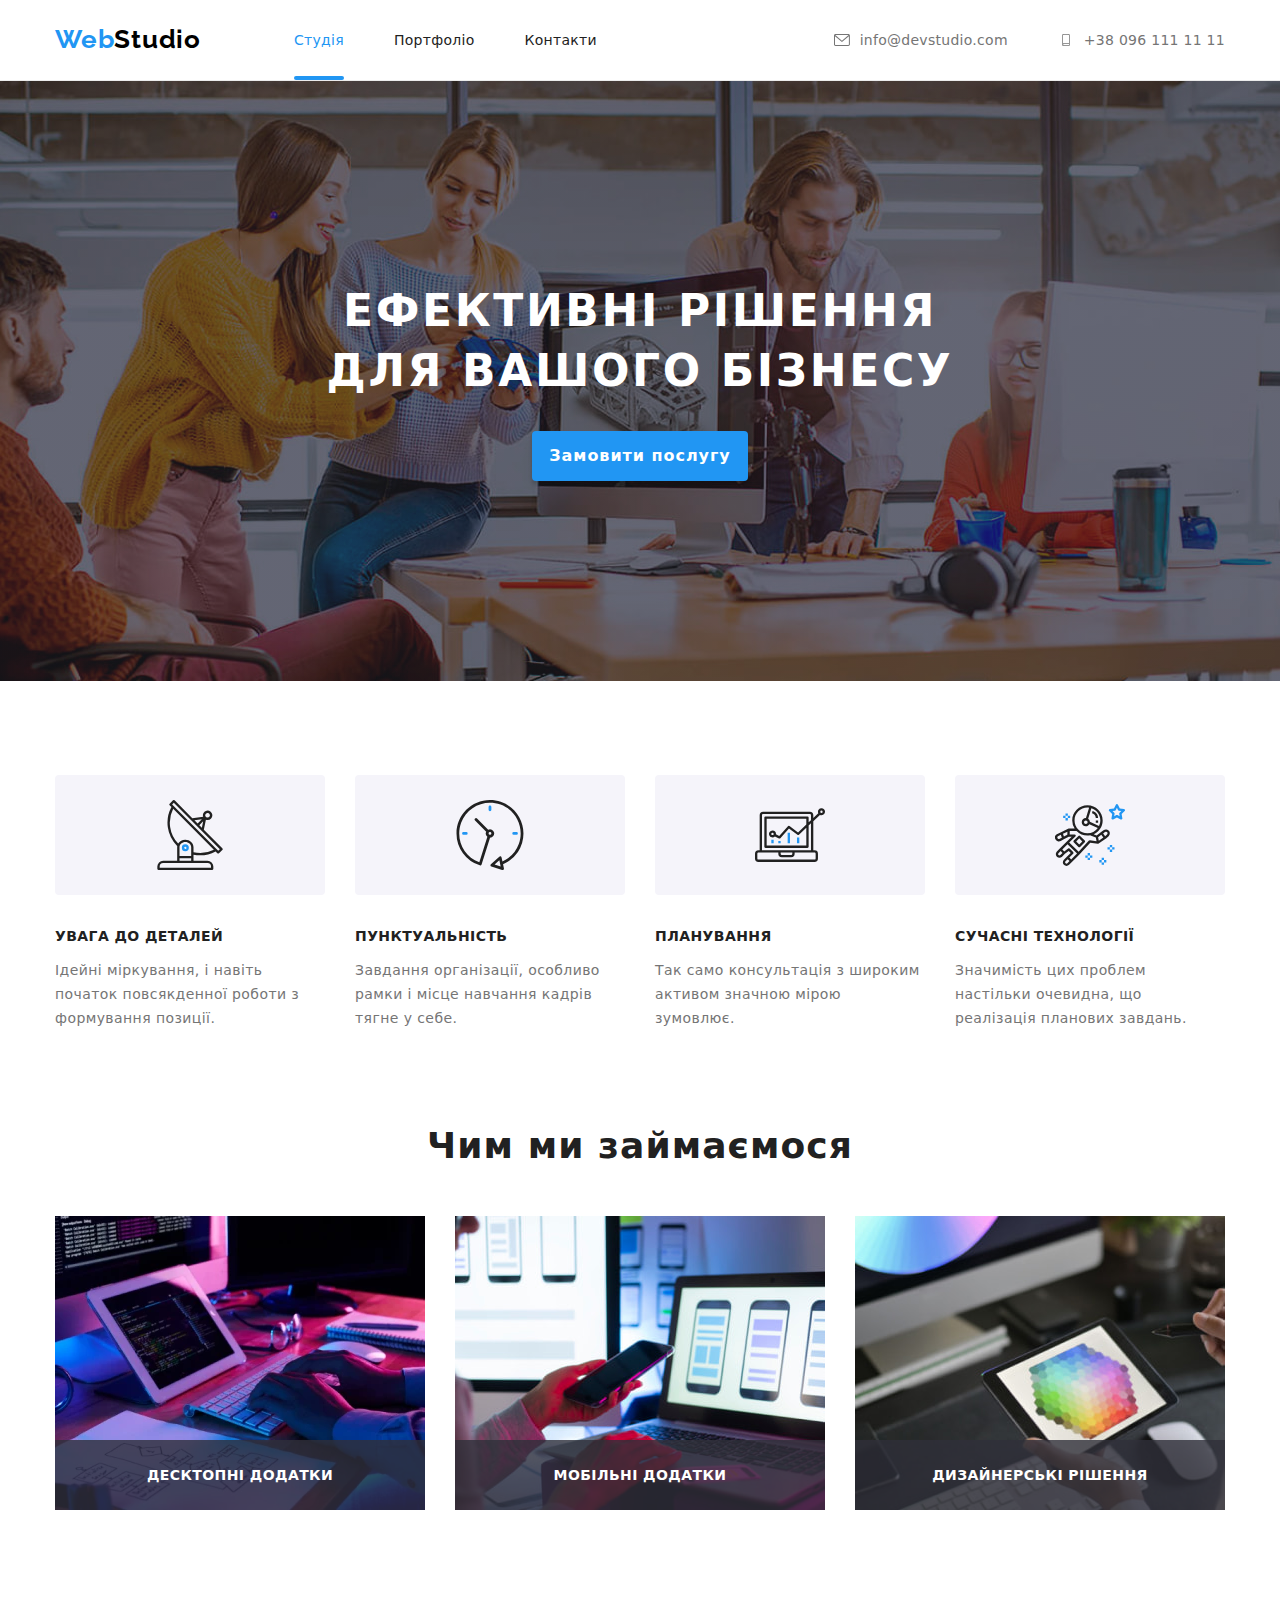
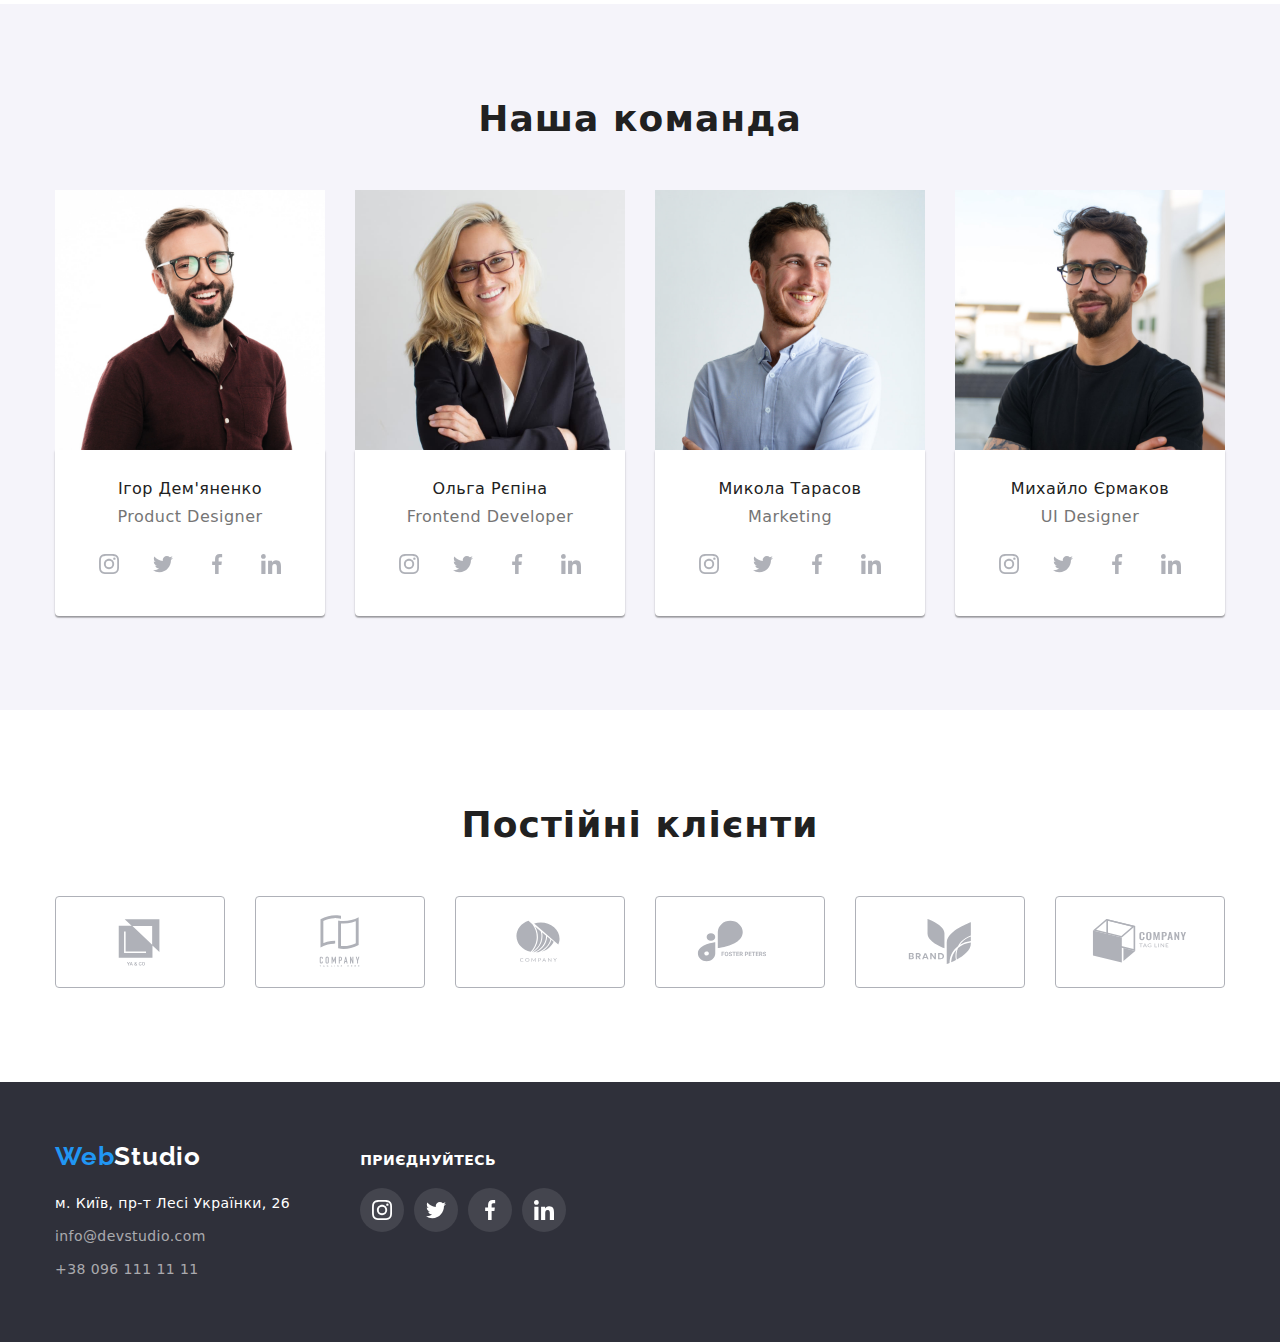
<file: index.html>
<!DOCTYPE html>
<html lang="uk">
  <head>
    <meta charset="UTF-8" />
    <meta name="viewport" content="width=device-width, initial-scale=1.0" />
    <title>Студія</title>
    <link rel="stylesheet" href="./css/style.css" />
    <link rel="preconnect" href="https://fonts.googleapis.com" />
    <link rel="preconnect" href="https://fonts.gstatic.com" crossorigin />
    <link
      rel="stylesheet"
      href="https://cdnjs.cloudflare.com/ajax/libs/modern-normalize/2.0.0/modern-normalize.min.css"
    />
    <link
      href="https://fonts.googleapis.com/css2?family=Raleway:wght@700&family=Roboto:wght@400;500;700;900&display=swap"
      rel="stylesheet"
    />
  </head>

  <body>
    <header>
      <div class="container header">
        <nav class="nav">
          <a href="./index.html" class="logo"
            >Web<span style="color: #000">Studio</span></a
          >

          <ul class="nav">
            <li class="item ">
              <a href="./index.html" class="navg current " style="color: #2196f3"
                >Студія</a
              >
            </li>
            <li class="item">
              <a href="./portfolio.html" class="navg">Портфоліо</a>
            </li>
            <li class="item"><a href="" class="navg">Контакти</a></li>
          </ul>
        </nav>
        <ul class="header list">
          <li class="item">
            <a href="mailto:info@devstudio.com" class="link-nav"
              ><svg class="icon" width="16" height="12">
                <use href="./images/symbol-defs.svg#icon-envelope"></use>
              </svg>
              info@devstudio.com
            </a>
          </li>
          <li class="item">
            <a href="tel:+380961111111" class="link-nav"
              ><svg class="icon" width="16" height="12">
                <use href="./images/symbol-defs.svg#icon-smartphone"></use></svg> +38 096 111 11 11</a
            >
          </li>
        </ul>
      </div>
    </header>
    <main>
      <section class="hero">
        <div class="container">
          <h1 class="h1">Ефективні рішення для вашого бізнесу</h1>
          <button  class="main-but" data-modal-open>Замовити послугу</button>
        </div>
        <div class="backdrop is-hidden" data-modal>
          <div  class="modal is-hidden" data-modal>
            <button data-modal-close class="modal-button">
              <svg width="30" height="30" >
                <use href="./images/symbol-defs.svg#close"></use>
              </svg>
            </button>
          </div>
        </div>
      </section>

      <section class="dectext">
        <div class="container">
          <ul class="text-block">
            <li class="item">
              <div class="background icon">
                <svg class="icon" width="70" height="70">
                  <use href="./images/symbol-defs.svg#icon-antenna"></use>
                </svg>
              </div>
              <h3 class="decisions">УВАГА ДО ДЕТАЛЕЙ</h3>
              <p>
                Ідейні міркування, і навіть початок повсякденної роботи з
                формування позиції.
              </p>
            </li>
            <li class="item">
              <div class="background icon">
                <svg width="70" height="70">
                  <use href="./images/symbol-defs.svg#icon-clock"></use>
                </svg>
              </div>
              <h3 class="decisions">ПУНКТУАЛЬНІСТЬ</h3>
              <p>
                Завдання організації, особливо рамки і місце навчання кадрів
                тягне у себе.
              </p>
            </li>
            <li class="item">
              <div class="background icon">
                <svg width="70" height="70">
                  <use href="./images/symbol-defs.svg#icon-diagram"></use>
                </svg>
              </div>
              <h3 class="decisions">ПЛАНУВАННЯ</h3>
              <p>
                Так само консультація з широким активом значною мірою зумовлює.
              </p>
            </li>
            <li class="item">
              <div class="background icon">
                <svg width="70" height="70">
                  <use href="./images/symbol-defs.svg#icon-astronaut"></use>
                </svg>
              </div>
              <h3 class="decisions">СУЧАСНІ ТЕХНОЛОГІЇ</h3>
              <p>
                Значимість цих проблем настільки очевидна, що реалізація
                планових завдань.
              </p>
            </li>
          </ul>
        </div>
      </section>
      <section>
        <div class="container">
          <h2 class="present">Чим ми займаємося</h2>
          <ul class="images">
            <li class="item">
              <img
                src="./images/box-1.webp"
                alt="клавіатура та комп'ютер"
                width="370"
                height="294"
              />
              <div class="image-content">
                <p class="text">Десктопні додатки</p>
              </div>
            </li>
            <li class="item">
              <img
                src="./images/img.jpg"
                alt="людина з телефоном біля екрана ноутбука"
                width="370"
                height="294"
              />
              <div class="image-content">
                <p class="text">Мобільні додатки</p>
              </div>

            </li>
            <li class="item">
              <img
                src="./images/box-3.jpg"
                alt="людина тримає планшет в руках"
                width="370"
                height="294"
              />
              <div class="image-content">
                <p class="text">Дизайнерські рішення</p>
              </div>
            </li>
          </ul>
        </div>
      </section>

      <section class="team">
        <div class="container">
          <h2 class="team-title">Наша команда</h2>
          <ul class="people">
            <li class="item">
              <img
                src="./images/img-ihor.jpg"
                alt="фото співробітника"
                width="270"
                height="260"
              />
              <div class="members">
                <h3 class="name">Ігор Дем'яненко</h3>
                <p class="profesion">Product Designer</p>
                <ul class="socialmedia">
                  <li >
                    <a href="" class="socialmedia link"
                      ><svg class="icon" width="20" height="20">
                        <use
                          href="./images/symbol-defs.svg#icon-instagram"
                        ></use></svg> </a>
                  </li>
                  <li >
                    <a href="" class="socialmedia link"
                      ><svg class="icon" width="20" height="20">
                        <use
                          href="./images/symbol-defs.svg#icon-twitter-1"
                        ></use></svg> </a>
                  </li>
                  <li >
                    <a href="" class="socialmedia link"
                      ><svg class="icon" width="20" height="20">
                        <use
                          href="./images/symbol-defs.svg#icon-facebook"
                        ></use></svg > </a>
                  </li>
                  <li >
                    <a href="" class="socialmedia link">
                      <svg class="icon" width="20" height="20">
                        <use
                          href="./images/symbol-defs.svg#icon-linkedin"
                        ></use></svg></a>
                  </li>
                </ul>
              </div>
            </li>
            <li class="item">
              <img
                src="./images/img-olha.jpg"
                alt="фото співробітника"
                width="270"
                height="260"
              />
              <div class="members">
                <h3 class="name">Ольга Рєпіна</h3>
                <p class="profesion">Frontend Developer</p>
                <ul class="socialmedia">
                  <li >
                    <a href="" class="socialmedia link"
                      ><svg class="icon" width="20" height="20">
                        <use
                          href="./images/symbol-defs.svg#icon-instagram"
                        ></use></svg> </a>
                  </li>
                  <li >
                    <a href="" class="socialmedia link"
                      ><svg class="icon" width="20" height="20">
                        <use
                          href="./images/symbol-defs.svg#icon-twitter-1"
                        ></use></svg> </a>
                  </li>
                  <li >
                    <a href="" class="socialmedia link"
                      ><svg class="icon" width="20" height="20">
                        <use
                          href="./images/symbol-defs.svg#icon-facebook"
                        ></use></svg > </a>
                  </li>
                  <li>
                    <a href="" class="socialmedia link">
                      <svg class="icon" width="20" height="20">
                        <use
                          href="./images/symbol-defs.svg#icon-linkedin"
                        ></use></svg></a>
                  </li>
                </ul>
              </div>
            </li>
            <li class="item">
              <img
                src="./images/img-mykola.jpg"
                alt="фото співробітника"
                width="270"
                height="260"
              />
              <div class="members">
                <h3 class="name">Микола Тарасов</h3>
                <p class="profesion">Marketing</p>
                <ul class="socialmedia">
                  <li >
                    <a href="" class="socialmedia link"
                      ><svg class="icon" width="20" height="20">
                        <use
                          href="./images/symbol-defs.svg#icon-instagram"
                        ></use></svg> </a>
                  </li>
                  <li >
                    <a href="" class="socialmedia link"
                      ><svg class="icon" width="20" height="20">
                        <use
                          href="./images/symbol-defs.svg#icon-twitter-1"
                        ></use></svg> </a>
                  </li>
                  <li >
                    <a href="" class="socialmedia link"
                      ><svg class="icon" width="20" height="20">
                        <use
                          href="./images/symbol-defs.svg#icon-facebook"
                        ></use></svg > </a>
                  </li>
                  <li >
                    <a href="" class="socialmedia link">
                      <svg class="icon" width="20" height="20">
                        <use
                          href="./images/symbol-defs.svg#icon-linkedin"
                        ></use></svg></a>
                  </li>
                </ul>
              </div>
            </li>
            <li class="item">
              <img
                src="./images/img-myh.jpg"
                alt="фото співробітника"
                width="270"
                height="260"
              />
              <div class="members">
                <h3 class="name">Михайло Єрмаков</h3>
                <p class="profesion">UI Designer</p>
                <ul class="socialmedia">
                  <li >
                    <a href="" class="socialmedia link"
                      ><svg class="icon" width="20" height="20">
                        <use
                          href="./images/symbol-defs.svg#icon-instagram"
                        ></use></svg> </a>
                  </li>
                  <li >
                    <a href="" class="socialmedia link"
                      ><svg class="icon" width="20" height="20">
                        <use
                          href="./images/symbol-defs.svg#icon-twitter-1"
                        ></use></svg> </a>
                  </li>
                  <li >
                    <a href=""class="socialmedia link"
                      ><svg class="icon" width="20" height="20">
                        <use
                          href="./images/symbol-defs.svg#icon-facebook"
                        ></use></svg > </a>
                  </li>
                  <li >
                    <a href="" class="socialmedia link">
                      <svg class="icon" width="20" height="20">
                        <use
                          href="./images/symbol-defs.svg#icon-linkedin"
                        ></use></svg></a>
                  </li>
                </ul>
              </div>
            </li>
          </ul>
        </div>
      </section>
      <section class="clients">
        <div class="container">
        <h2 class="clients head">Постійні клієнти</h2>
        <ul class="clients list">
        <li class="clients link"><a href="" class="icon"><svg width="106" height="60px"><use href="./images/symbol-defs.svg#icon-Logo"></use></svg></a></li>
        <li class="clients link"><a href="" class="icon"><svg width="106" height="60px"><use href="./images/symbol-defs.svg#icon-Logo-1"></use></svg></a></li>
        <li class="clients link"><a href="" class="icon"><svg width="106" height="60px"><use href="./images/symbol-defs.svg#icon-Logo-2"></use></svg></a></li>
        <li class="clients link"><a href="" class="icon"><svg width="106" height="60px"><use href="./images/symbol-defs.svg#icon-Logo-3"></use></svg></a></li>
        <li class="clients link"><a href="" class="icon"><svg width="106" height="60px"><use href="./images/symbol-defs.svg#icon-Logo-4"></use></svg></a></li>
        <li class="clients link"><a href="" class="icon"><svg width="106" height="60px"><use href="./images/symbol-defs.svg#icon-Logo-5"></use></svg></a></li></ul>
        </div>
      </section>
    </main>

    <footer class="footer">
      <div class="container">
      <div class="adressa">
        <a href="./index.html" class="logo-footer"
          >Web<span style="color: #fff">Studio</span></a
        >
        <address>
          <p class="adress">м. Київ, пр-т Лесі Українки, 26</p>
          <a href="mailto:info@devstudio.com" class="appeal"
            >info@devstudio.com</a
          >
          <a href="tel:+38 096 111 11 11" class="appeal">+38 096 111 11 11</a>
        </address>
      </div>
      <div >
      <p class="footer-head">Приєднуйтесь</h3>
      <ul class="socialmed">
      <li class="link"><a href="" class="icon"><svg width="20" height="20"><use href="./images/symbol-defs.svg#icon-instagram"></use></svg></a></svg></li>
      <li class="link"><a href="" class="icon"><svg width="20" height="20"><use href="./images/symbol-defs.svg#icon-twitter-1"></use></svg></a></svg></li>
      <li class="link"><a href="" class="icon"><svg width="20" height="20"><use href="./images/symbol-defs.svg#icon-facebook"></use></svg></a></svg></li>
      <li class="link"><a href="" class="icon"><svg width="20" height="20"><use href="./images/symbol-defs.svg#icon-linkedin"></use></svg></a></svg></li></ul>
      </div>
      </div>
    </footer>
    <script src="./js/modal.js"></script>
  </body>
</html>
</file>
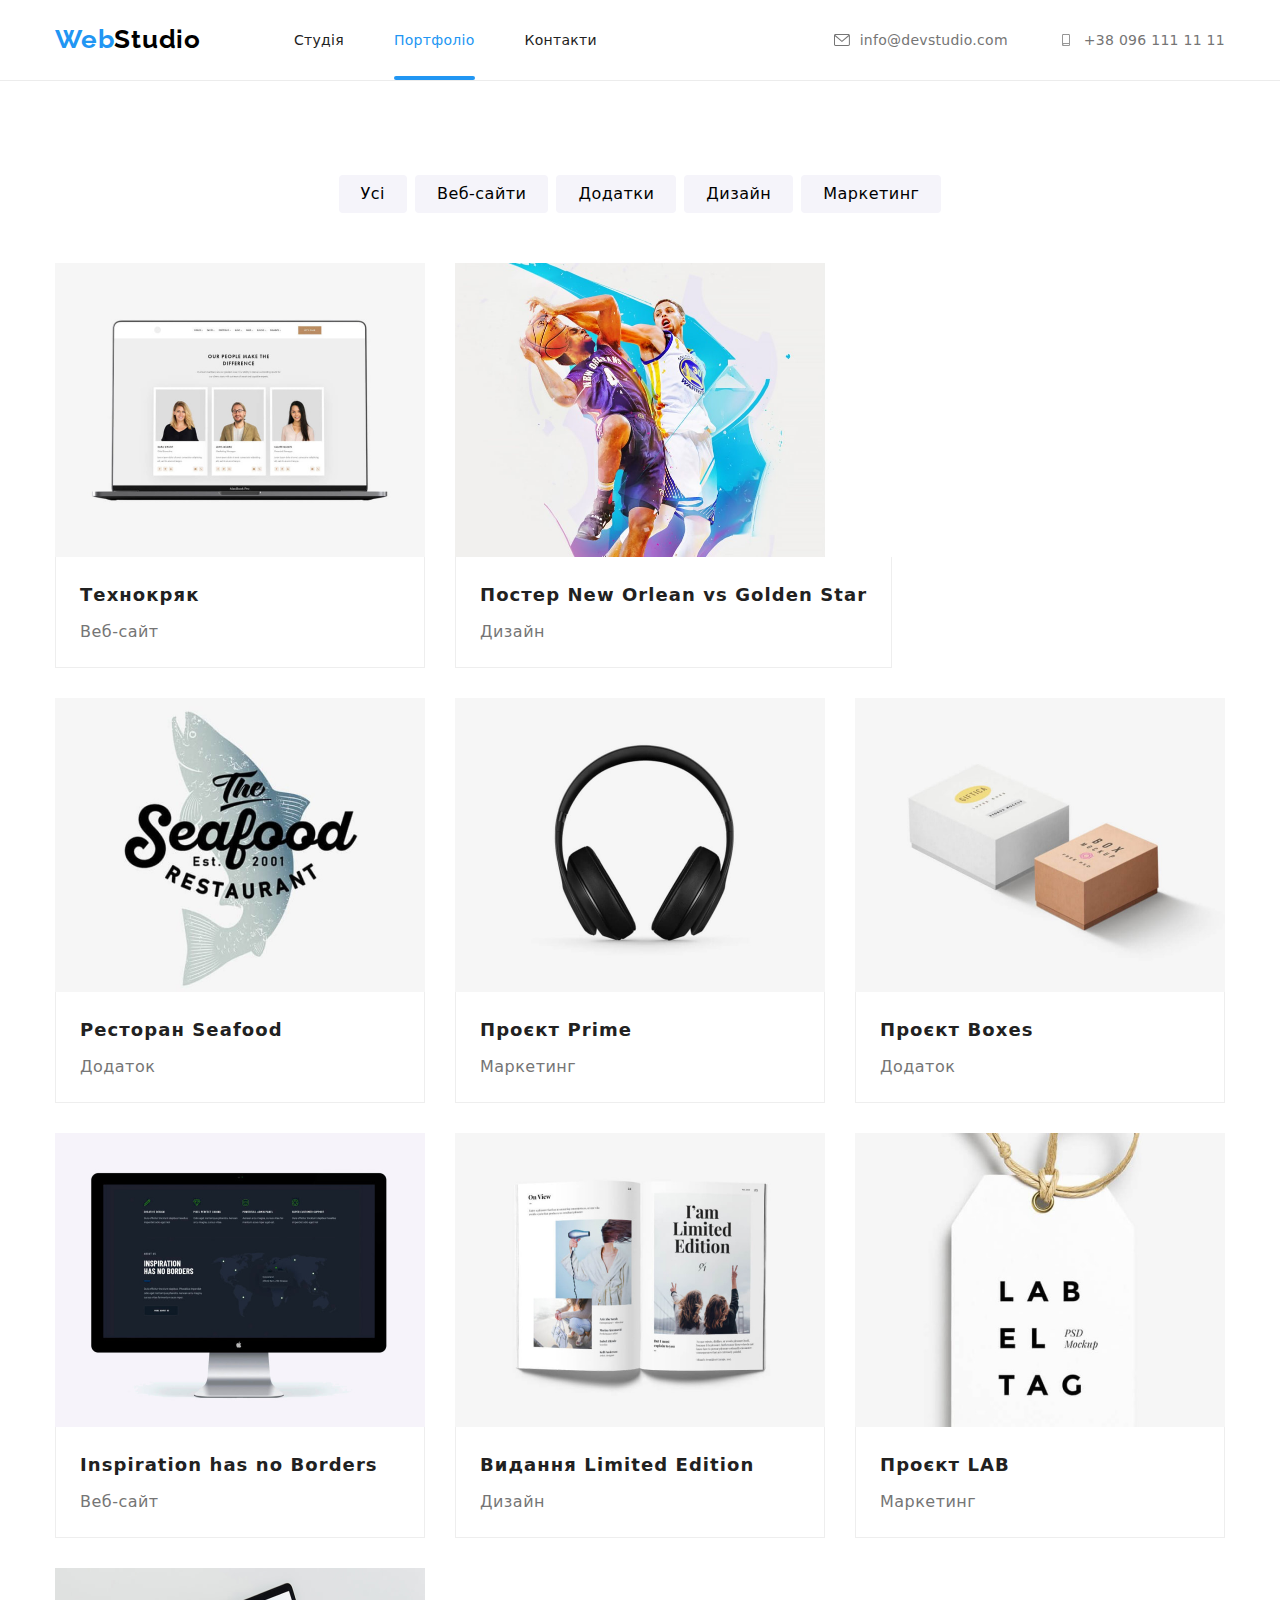
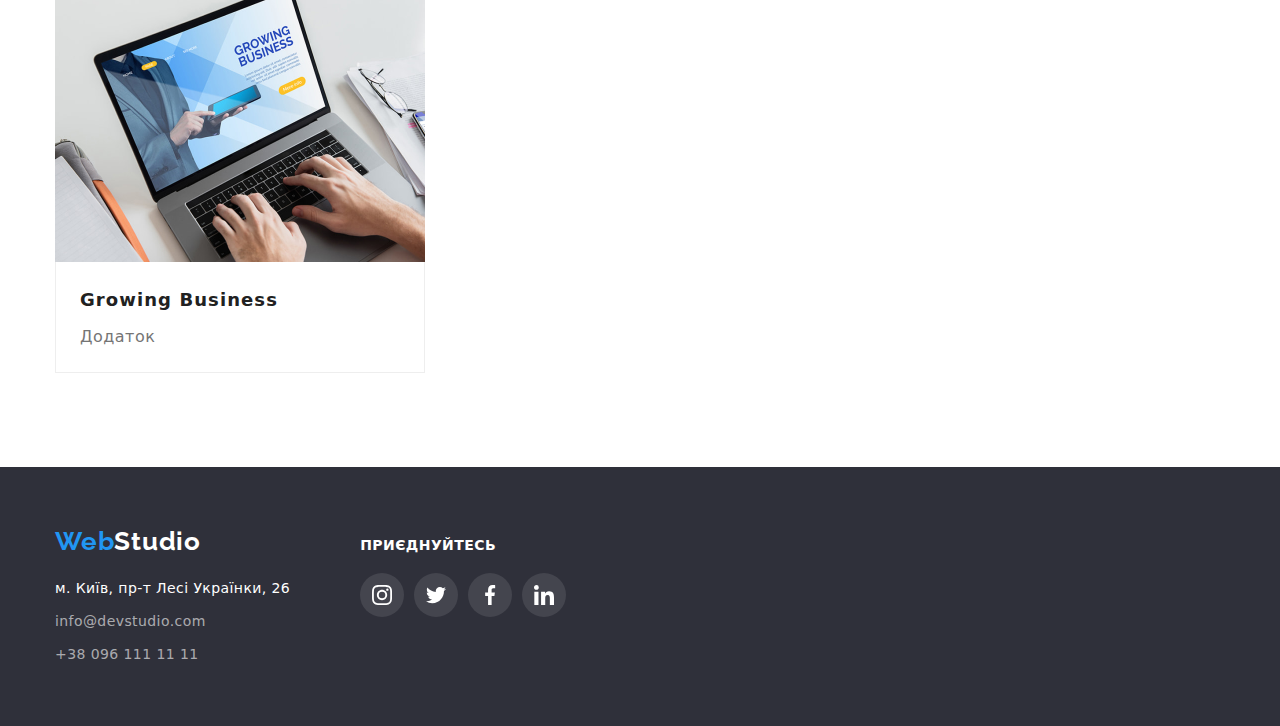
<file: portfolio.html>
<!DOCTYPE html>
<html lang="en">
  <head>
    <meta charset="UTF-8" />
    <meta name="viewport" content="width=device-width, initial-scale=1.0" />
    <title>Портфоліо</title>
    <link rel="stylesheet" href="./css/style.css" />
    <link rel="preconnect" href="https://fonts.googleapis.com" />
    <link rel="preconnect" href="https://fonts.gstatic.com" crossorigin />
    <link
      rel="stylesheet"
      href="https://cdnjs.cloudflare.com/ajax/libs/modern-normalize/2.0.0/modern-normalize.min.css"
    />
    <link
      href="https://fonts.googleapis.com/css2?family=Raleway:wght@700&family=Roboto:wght@400;500;700;900&display=swap"
      rel="stylesheet"
    />
  </head>
  <body>
    <header>
      <nav class="container header">
        <a href="./index.html" class="logo"
          >Web<span style="color: #000">Studio</span></a
        >

        <ul class="nav">
          <li class="item"><a href="./index.html" class="navg">Студія</a></li>
          <li class="item">
            <a href="./portfolio.html" class="navg current" style="color: #2196f3"
              >Портфоліо</a
            >
          </li>
          <li class="item"><a href="" class="navg">Контакти</a></li>
        </ul>
        <ul class="header list">
          <li class="item">
            <a href="mailto:info@devstudio.com" class="link-nav"
              ><svg class="icon" width="16" height="12">
                <use href="./images/symbol-defs.svg#icon-envelope"></use>
              </svg>
              info@devstudio.com
            </a>
          </li>
          <li class="item">
            <a href="tel:+380961111111" class="link-nav"
              ><svg class="icon" width="16" height="12">
                <use href="./images/symbol-defs.svg#icon-smartphone"></use></svg> +38 096 111 11 11</a
            >
          </li>
        </ul>
      </nav>
    </header>
    <main>
      <section>
        <div class="container">
          <!-- <h1>Портфоліо</h1> -->
          <ul class="filter-list">
            <li class="item">
              <button type="button" class="filters">Усі</button>
            </li>
            <li class="item">
              <button type="button" class="filters">Веб-сайти</button>
            </li>
            <li class="item">
              <button type="button" class="filters">Додатки</button>
            </li>
            <li class="item">
              <button type="button" class="filters">Дизайн</button>
            </li>
            <li class="item">
              <button type="button" class="filters">Маркетинг</button>
            </li>
          </ul>
          <ul class="portfolio-cards">
            <li class="item">
               <a href="" class="card">
                <div class="filling-thumb">
                <img
                  src="./images/project1.jpg"
                  alt="Ноутбук з карточками членів команди"
                  width="370"
                  height="294"
                />
                <div class="filling">
                  <p class="text">Ресурс пропонує комплексні пропозиції з різним рівнем функціоналу та сервісів. Все це дозволить відвідувачу отримати вичерпні відомості про компанію чи приватну особу.</p>
                </div>
                </div>
                <div class="border-cards">
                  <h2 class="sub-title">Технокряк</h2>
                  <p class="filter-class">Веб-сайт</p>
                </div>
              </a>
              
            </li>
            <li class="item">
              <a href="" class="card"
                ><div class="filling-thumb"><img
                  src="./images/project2.jpg"
                  alt="Постер з баскетболістами"
                  width="370"
                  height="294"
                />
                <div class="filling">
                  <p class="text">Ресурс пропонує комплексні пропозиції з різним рівнем функціоналу та сервісів. Все це дозволить відвідувачу отримати вичерпні відомості про компанію чи приватну особу.</p>
                </div>
                </div>
                <div class="border-cards">
                  <h2 class="sub-title">Постер New Orlean vs Golden Star</h2>
                  <p class="filter-class">Дизайн</p>
                </div>
              </a>
            </li>
            <li class="item">
              <a href="" class="card"
                ><div class="filling-thumb"><img
                  src="./images/project3.jpg"
                  width="370"
                  height="294"
                  alt="Емблема ресторану"
                />
                <div class="filling">
                  <p class="text">Ресурс пропонує комплексні пропозиції з різним рівнем функціоналу та сервісів. Все це дозволить відвідувачу отримати вичерпні відомості про компанію чи приватну особу.</p>
                </div>
                </div>
                <div class="border-cards">
                  <h2 class="sub-title">Ресторан Seafood</h2>
                  <p class="filter-class">Додаток</p>
                </div>
              </a>
            </li>
            <li class="item">
              <a href="" class="card"
                ><div class="filling-thumb"><img
                  src="./images/project4.jpg"
                  width="370"
                  height="294"
                  alt="Безпровідні навушники"
                />
                <div class="filling">
                  <p class="text">Ресурс пропонує комплексні пропозиції з різним рівнем функціоналу та сервісів. Все це дозволить відвідувачу отримати вичерпні відомості про компанію чи приватну особу.</p>
                </div>
                </div>
                <div class="border-cards">
                  <h2 class="sub-title">Проєкт Prime</h2>
                  <p class="filter-class">Маркетинг</p>
                </div>
              </a>
            </li>
            <li class="item">
              <a href="" class="card"
                ><div class="filling-thumb"><img
                  src="./images/project5.jpg"
                  width="370"
                  height="294"
                  alt="Маленькі кообочки"
                />
                <div class="filling">
                  <p class="text">Ресурс пропонує комплексні пропозиції з різним рівнем функціоналу та сервісів. Все це дозволить відвідувачу отримати вичерпні відомості про компанію чи приватну особу.</p>
                </div>
                </div>
                <div class="border-cards">
                  <h2 class="sub-title">Проєкт Boxes</h2>
                  <p class="filter-class">Додаток</p>
                </div>
              </a>
            </li>
            <li class="item">
              <a href="" class="card"
                ><div class="filling-thumb"><img
                  src="./images/project6.jpg"
                  width="370"
                  height="294"
                  alt="Монітор комп'ютера"
                />
                <div class="filling">
                  <p class="text">Ресурс пропонує комплексні пропозиції з різним рівнем функціоналу та сервісів. Все це дозволить відвідувачу отримати вичерпні відомості про компанію чи приватну особу.</p>
                </div>
                </div>
                <div class="border-cards">
                  <h2 class="sub-title">Inspiration has no Borders</h2>
                  <p class="filter-class">Веб-сайт</p>
                </div>
              </a>
            </li>
            <li class="item">
              <a href="" class="card"
                ><div class="filling-thumb"><img
                  src="./images/project7.jpg"
                  width="370"
                  height="294"
                  alt="Глянцевий журнал"
                />
                <div class="filling">
                  <p class="text">Ресурс пропонує комплексні пропозиції з різним рівнем функціоналу та сервісів. Все це дозволить відвідувачу отримати вичерпні відомості про компанію чи приватну особу.</p>
                </div>
                </div>
                <div class="border-cards">
                  <h2 class="sub-title">Видання Limited Edition</h2>
                  <p class="filter-class">Дизайн</p>
                </div>
              </a>
            </li>
            <li class="item">
              <a href="" class="card"
                ><div class="filling-thumb"><img
                  src="./images/project8.jpg"
                  width="370"
                  height="294"
                  alt="Бірка"
                />
                <div class="filling">
                  <p class="text">Ресурс пропонує комплексні пропозиції з різним рівнем функціоналу та сервісів. Все це дозволить відвідувачу отримати вичерпні відомості про компанію чи приватну особу.</p>
                </div>
                </div>
                <div class="border-cards">
                  <h2 class="sub-title">Проєкт LAB</h2>
                  <p class="filter-class">Маркетинг</p>
                </div>
              </a>
            </li>
            <li class="item">
              <a href="" class="card"
                ><div class="filling-thumb"><img
                  src="./images/project9.jpg"
                  width="370"
                  height="294"
                  alt="Руки людини на клавіатурі ноутбука"
                />
                <div class="filling">
                  <p class="text">Ресурс пропонує комплексні пропозиції з різним рівнем функціоналу та сервісів. Все це дозволить відвідувачу отримати вичерпні відомості про компанію чи приватну особу.</p>
                </div>
                </div>
                <div class="border-cards">
                  <h2 class="sub-title">Growing Business</h2>
                  <p class="filter-class">Додаток</p>
                </div>
              </a>
            </li>
          </ul>
        </div>
      </section>
    </main>
   <footer class="footer">
      <div class="container">
      <div class="adressa">
        <a href="./index.html" class="logo-footer"
          >Web<span style="color: #fff">Studio</span></a
        >
        <address>
          <p class="adress">м. Київ, пр-т Лесі Українки, 26</p>
          <a href="mailto:info@devstudio.com" class="appeal"
            >info@devstudio.com</a
          >
          <a href="tel:+38 096 111 11 11" class="appeal">+38 096 111 11 11</a>
        </address>
      </div>
      <div >
      <p class="footer-head">Приєднуйтесь</h3>
      <ul class="socialmed">
      <li class="link"><a href="" class="icon"><svg width="20" height="20"><use href="./images/symbol-defs.svg#icon-instagram"></use></svg></a></svg></li>
      <li class="link"><a href="" class="icon"><svg width="20" height="20"><use href="./images/symbol-defs.svg#icon-twitter-1"></use></svg></a></svg></li>
      <li class="link"><a href="" class="icon"><svg width="20" height="20"><use href="./images/symbol-defs.svg#icon-facebook"></use></svg></a></svg></li>
      <li class="link"><a href="" class="icon"><svg width="20" height="20"><use href="./images/symbol-defs.svg#icon-linkedin"></use></svg></a></svg></li></ul>
      </div>
      </div>
    </footer>
  </body>
</html>
</file>
<file: css/style.css>
:root {
  --main-color: #212121;
  --hover-color-blue: #2196f3;
  --white-text: #fff;
  --basic-text: #757575;
  --background-lite: #f5f4fa;
  --background-dark: #2f303a;
}

body {
  font-family: "Roboto", sans-serif;
  letter-spacing: 0.02em;
  font-weight: 500;
  font-size: 14px;
  color: var(--main-color);
  margin: 0;
  padding: 0;
}
header {
  border-bottom: 1px #ececec solid;
}
h1,
h2,
h3,
ul,
p {
  margin-top: 0;
  margin-bottom: 0;
  padding: 0;
}
section {
  padding-top: 94px;
  padding-bottom: 94px;
}
img {
  display: block;
}
.hero {
  background-color: var(--background-dark);
  padding-bottom: 280px;
  text-align: center;
  padding-top: 200px;
  padding-bottom: 200px;
  background-image: linear-gradient(
      rgba(47, 48, 58, 0.4),
      rgba(47, 48, 58, 0.4)
    ),
    url(../images/background-img.jpg);
  background-size: cover;
  background-position: center;
  max-width: 1600px;
  margin-right: auto;
  margin-left: auto;
}

.logo {
  display: inline-block;
  font-family: "Raleway", sans-serif;
  text-decoration: none;

  font-weight: 700;
  font-size: 26px;
  letter-spacing: 0.03em;
  color: #2196f3;
  margin-right: 93px;
}
.logo-footer {
  display: block;
  margin-bottom: 20px;
  font-family: "Raleway", sans-serif;
  text-decoration: none;

  font-weight: 700;
  font-size: 26px;
  letter-spacing: 0.03em;
  color: #2196f3;
}

.navg {
  display: block;
  text-decoration: none;
  font-weight: 500;
  font-size: 14px;
  letter-spacing: 0.02em;
  color: var(--main-color);
  padding-top: 32px;
  padding-bottom: 32px;
  transition: color 250ms cubic-bezier(0.4, 0, 0.2, 1);
}
.navg:hover,
.navg:focus {
  color: var(--hover-color-blue);
}
.navg.current {
  position: relative;
}
.navg.current::after {
  content: "";
  display: block;
  border-radius: 2px;
  width: 100%;
  height: 4px;
  background: var(--hover-color-blue);
  position: absolute;
  left: 0;
  bottom: 0;
}
.link-nav {
  display: flex;
  align-items: center;
  padding-top: 32px;
  padding-bottom: 32px;
  color: rgb(117, 117, 117);

  text-decoration: none;
  transition: color 250ms cubic-bezier(0.4, 0, 0.2, 1);
}
.link-nav .icon {
  fill: rgb(117, 117, 117);
  transition: fill 250ms cubic-bezier(0.4, 0, 0.2, 1);
}
.container {
  width: 1200px;
  margin-left: auto;
  margin-right: auto;
  padding-left: 15px;
  padding-right: 15px;
}
.link-nav:hover,
.link-nav:focus {
  color: var(--hover-color-blue);
}
.link-nav:hover .icon,
.link-nav:focus .icon {
  fill: var(--hover-color-blue);
}

.h1 {
  display: inline-block;
  font-weight: 900;
  font-size: 44px;
  line-height: 136%;
  letter-spacing: 0.06em;
  text-transform: uppercase;
  text-align: center;
  color: var(--white-text);
  width: 696px;
  min-height: 120px;
  margin-bottom: 30px;
}
.main-but {
  display: block;
  background-color: var(--hover-color-blue);
  min-width: 216px;
  height: 50px;
  border-radius: 4px;
  border: none;
  box-shadow: 0 4px 4px 0 rgba(0, 0, 0, 0.15);
  color: var(--white-text);
  font-weight: 700;
  font-size: 16px;
  line-height: 187%;
  letter-spacing: 0.06em;
  text-align: center;
  cursor: pointer;
  margin: auto;
}
.main-but:active {
  background-color: #188ce8;
}
.backdrop {
  position: fixed;
  top: 0;
  left: 0;
  width: 100%;
  height: 100%;
  background: rgba(0, 0, 0, 0.2);
  z-index: 2;
  transform: scale(100%);
  transition: visibility 250ms cubic-bezier(0.4, 0, 0.2, 1),
    opacity 250ms cubic-bezier(0.4, 0, 0.2, 1);
}
.backdrop.is-hidden {
  opacity: 0;
  visibility: hidden;
  pointer-events: none;
}
.modal {
  position: absolute;
  top: 50%;
  left: 50%;
  transform: translate(-50%, -50%) scale(1);

  border-radius: 4px;
  min-width: 528px;
  min-height: 581px;
  box-shadow: 0 2px 1px 0 rgba(0, 0, 0, 0.2), 0 1px 1px 0 rgba(0, 0, 0, 0.14),
    0 1px 3px 0 rgba(0, 0, 0, 0.12);
  background: #fff;

  transition: transform 250ms cubic-bezier(0.4, 0, 0.2, 1);
}

.backdrop.is-hidden .modal.is-hidden {
  transform: translate(-50%, -50%) scale(0.2);
}
.modal-button {
  position: absolute;
  top: 0;
  right: 0;
  border: none;
  background-color: #fff;
  cursor: pointer;
}
.decisions {
  font-weight: 700;
  letter-spacing: 0.03em;
  text-transform: uppercase;
  color: var(--main-color);
  font-family: var(--font-family);
  font-size: 14px;
  margin-bottom: 10px;
}
.text-block {
  display: flex;
  flex-wrap: wrap;
}
.text-block .item {
  width: 270px;
}
.text-block .item + .item {
  margin-left: 30px;
}

ul {
  list-style-type: none;
}
.dectext {
  font-weight: 400;
  line-height: 171%;
  letter-spacing: 0.03em;
  color: var(--basic-text);
  padding-bottom: 0;
}
.present {
  font-weight: 700;
  font-size: 36px;
  letter-spacing: 0.03em;
  text-align: center;
  margin-bottom: 50px;
  color: var(--main-color);
}
.images {
  display: flex;
  flex-wrap: wrap;
  margin-left: -30px;
}
.images .item {
  position: relative;
  margin-left: 30px;
}
.image-content {
  position: absolute;
  left: 0;
  bottom: 0;
  display: flex;
  width: 100%;
  height: 70px;
  background: rgba(47, 48, 58, 0.8);
  align-items: center;
  justify-content: center;
}
.image-content .text {
  font-weight: 700;
  font-size: 14px;
  letter-spacing: 0.03em;
  text-transform: uppercase;
  color: var(--white-text);
}
.team {
  background-color: var(--background-lite);
}

.team-title {
  font-weight: 700;
  font-size: 36px;
  letter-spacing: 0.03em;
  text-align: center;
  margin-bottom: 50px;
}
.members {
  padding-top: 30px;
  padding-bottom: 30px;
  border-radius: 0 0 4px 4px;
  width: 270px;

  box-shadow: 0 2px 1px 0 rgba(0, 0, 0, 0.2), 0 1px 1px 0 rgba(0, 0, 0, 0.14),
    0 1px 3px 0 rgba(0, 0, 0, 0.12);
  background: #fff;
}
.name {
  font-weight: 500;
  font-size: 16px;
  letter-spacing: 0.03em;
  text-align: center;
}
.people {
  display: flex;
  flex-wrap: wrap;
  margin-left: -30px;
}
.people .item {
  width: 270px;
  margin-left: 30px;
}
.profesion {
  font-weight: 400;
  font-size: 16px;
  letter-spacing: 0.03em;
  color: var(--basic-text);
  text-align: center;
  margin-top: 10px;
}
.footer {
  background-color: var(--background-dark);
  padding-top: 60px;
  padding-bottom: 60px;
}

.adress {
  font-weight: 400;
  font-size: 14px;
  line-height: 171%;
  letter-spacing: 0.03em;
  color: var(--white-text);
  font-style: normal;
  margin-bottom: 9px;
}
.appeal:not(:last-child) {
  margin-bottom: 9px;
}
.appeal {
  display: block;
  font-weight: 400;
  line-height: 171%;
  letter-spacing: 0.03em;
  color: rgba(255, 255, 255, 0.6);
  text-decoration: none;
  font-style: normal;
  transition: color 250ms cubic-bezier(0.4, 0, 0.2, 1);
}

.appeal:hover,
.appeal:focus {
  color: #ffffffbe;
}

.filters {
  background-color: var(--background-lite);
  font-weight: 500;
  font-size: 16px;
  line-height: 162%;
  letter-spacing: 0.03em;
  text-align: center;
  height: 38px;
  cursor: pointer;
  border-radius: 4px;
  border: transparent;
  padding-top: 6px;
  padding-bottom: 6px;
  padding-left: 22px;
  padding-right: 22px;
  transition: background-color 250ms cubic-bezier(0.4, 0, 0.2, 1),
    color 250ms cubic-bezier(0.4, 0, 0.2, 1),
    box-shadow 250ms cubic-bezier(0.4, 0, 0.2, 1);
}

.filters:hover,
.filters:focus,
.filters:active {
  color: var(--white-text);
  background: var(--hover-color-blue);
  box-shadow: 0 2px 2px 0 rgba(0, 0, 0, 0.12), 0 1px 2px 0 rgba(0, 0, 0, 0.08),
    0 3px 1px 0 rgba(0, 0, 0, 0.1);
}
.filter-list {
  display: flex;
  align-items: center;
  justify-content: center;
  margin-bottom: 50px;
  gap: 8px;
}

.sub-title {
  font-weight: 700;
  font-size: 18px;
  line-height: 200%;
  letter-spacing: 0.06em;
  color: var(--main-color);
  text-decoration: none;
}
.filter-class {
  margin-top: 4px;
  font-weight: 400;
  font-size: 16px;
  line-height: 187%;
  letter-spacing: 0.03em;
  color: var(--basic-text);
  text-decoration: none;
}

.portfolio-cards {
  display: flex;
  flex-wrap: wrap;
  gap: 30px;
}
.filling-thumb {
  position: relative;
  overflow: hidden;
}
.filling {
  position: absolute;
  display: flex;
  align-items: center;
  justify-content: center;

  top: 0;
  left: 0;
  width: 100%;
  height: 101%;
  background: rgba(33, 150, 243, 0.9);
  padding-left: 24px;
  padding-right: 24px;
  transform: translateY(100%);
  transition: transform 250ms cubic-bezier(0.4, 0, 0.2, 1);
}
.card:hover .filling,
.card:focus .filling {
  transform: translateY(0);
  opacity: 1;
}
.filling .text {
  font-weight: 400;
  font-size: 18px;
  line-height: 156%;
  letter-spacing: 0.03em;
  color: #fff;
}

.border-cards {
  padding-top: 20px;
  padding-bottom: 20px;
  padding-left: 24px;
  padding-right: 24px;
  border-bottom: 1px solid #eeeeee;
  border-left: 1px solid #eeeeee;
  border-right: 1px solid #eeeeee;
}

.card {
  text-decoration: none;
  display: block;
  box-shadow: none;
  transition-property: box-shadow;
  transition-duration: 250ms;
  transition-timing-function: cubic-bezier(0.4, 0, 0.2, 1);
}
.card:hover,
.card:focus {
  box-shadow: 1px 4px 6px 0 rgba(0, 0, 0, 0.16), 0 4px 4px 0 rgba(0, 0, 0, 0.06),
    0 1px 1px 0 rgba(0, 0, 0, 0.12);
}
.header.list {
  display: flex;
  margin-left: auto;
  white-space: nowrap;
}
.nav {
  display: flex;
  align-items: center;
}
.nav .item:not(:first-child) {
  margin-left: 50px;
}
.header.list .item + .item {
  margin-left: 50px;
}
.container.header {
  display: flex;
  align-items: center;
}
.link-nav .icon {
  fill: #757575;
  margin-right: 10px;
}
.background.icon {
  display: flex;
  justify-content: center;
  align-items: center;
  background-color: var(--background-lite);
  width: 270px;
  height: 120px;
  border-radius: 4px;
  margin-bottom: 30px;
}
.socialmedia {
  display: flex;
  align-items: center;
  justify-content: center;
  margin-top: 16px;
  gap: 10px;
}
.socialmedia.link {
  display: flex;
  justify-content: center;
  border-radius: 50%;
  width: 44px;
  height: 44px;
  outline: none;
  fill: #afb1b8;
  margin-top: 0;
  transition: background-color 250ms cubic-bezier(0.4, 0, 0.2, 1),
    fill 250ms cubic-bezier(0.4, 0, 0.2, 1);
}
.socialmedia.link:hover,
.socialmedia.link:focus {
  fill: #fff;
  background-color: #188ce8;
}
.clients.head {
  font-weight: 700;
  font-size: 36px;
  letter-spacing: 0.03em;
  text-align: center;
  color: #212121;
}
.clients.list {
  display: flex;
  justify-content: center;
  align-items: center;
  gap: 30px;
  margin-top: 50px;
}
.clients.link .icon {
  display: flex;
  justify-content: center;
  align-items: center;
  fill: #afb1b8;
  border: 1px solid #afb1b8;
  outline: none;
  border-radius: 4px;
  width: 170px;
  height: 92px;
  transition: border 250ms cubic-bezier(0.4, 0, 0.2, 1),
    fill 250ms cubic-bezier(0.4, 0, 0.2, 1);
}
.clients.link .icon:hover,
.clients.link .icon:focus {
  fill: #2196f3;
  border: 1px solid #188ce8;
}

.footer-head {
  font-weight: 700;
  font-size: 14px;
  letter-spacing: 0.03em;
  text-transform: uppercase;
  color: #fff;
}
.socialmed {
  display: flex;
  align-items: center;
  gap: 10px;
  margin-top: 20px;
}

.socialmed .link .icon {
  display: flex;
  align-items: center;
  justify-content: center;
  background-color: rgba(255, 255, 255, 0.1);
  border-radius: 50%;
  width: 44px;
  height: 44px;
  fill: #fff;
  transition: background-color 250ms cubic-bezier(0.4, 0, 0.2, 1);
}
.footer .container {
  display: flex;
  align-items: baseline;
}
.adressa {
  margin-right: 70px;
}
.socialmed .link .icon:hover,
.socialmed .link .icon:focus {
  background-color: var(--hover-color-blue);
}
</file>
